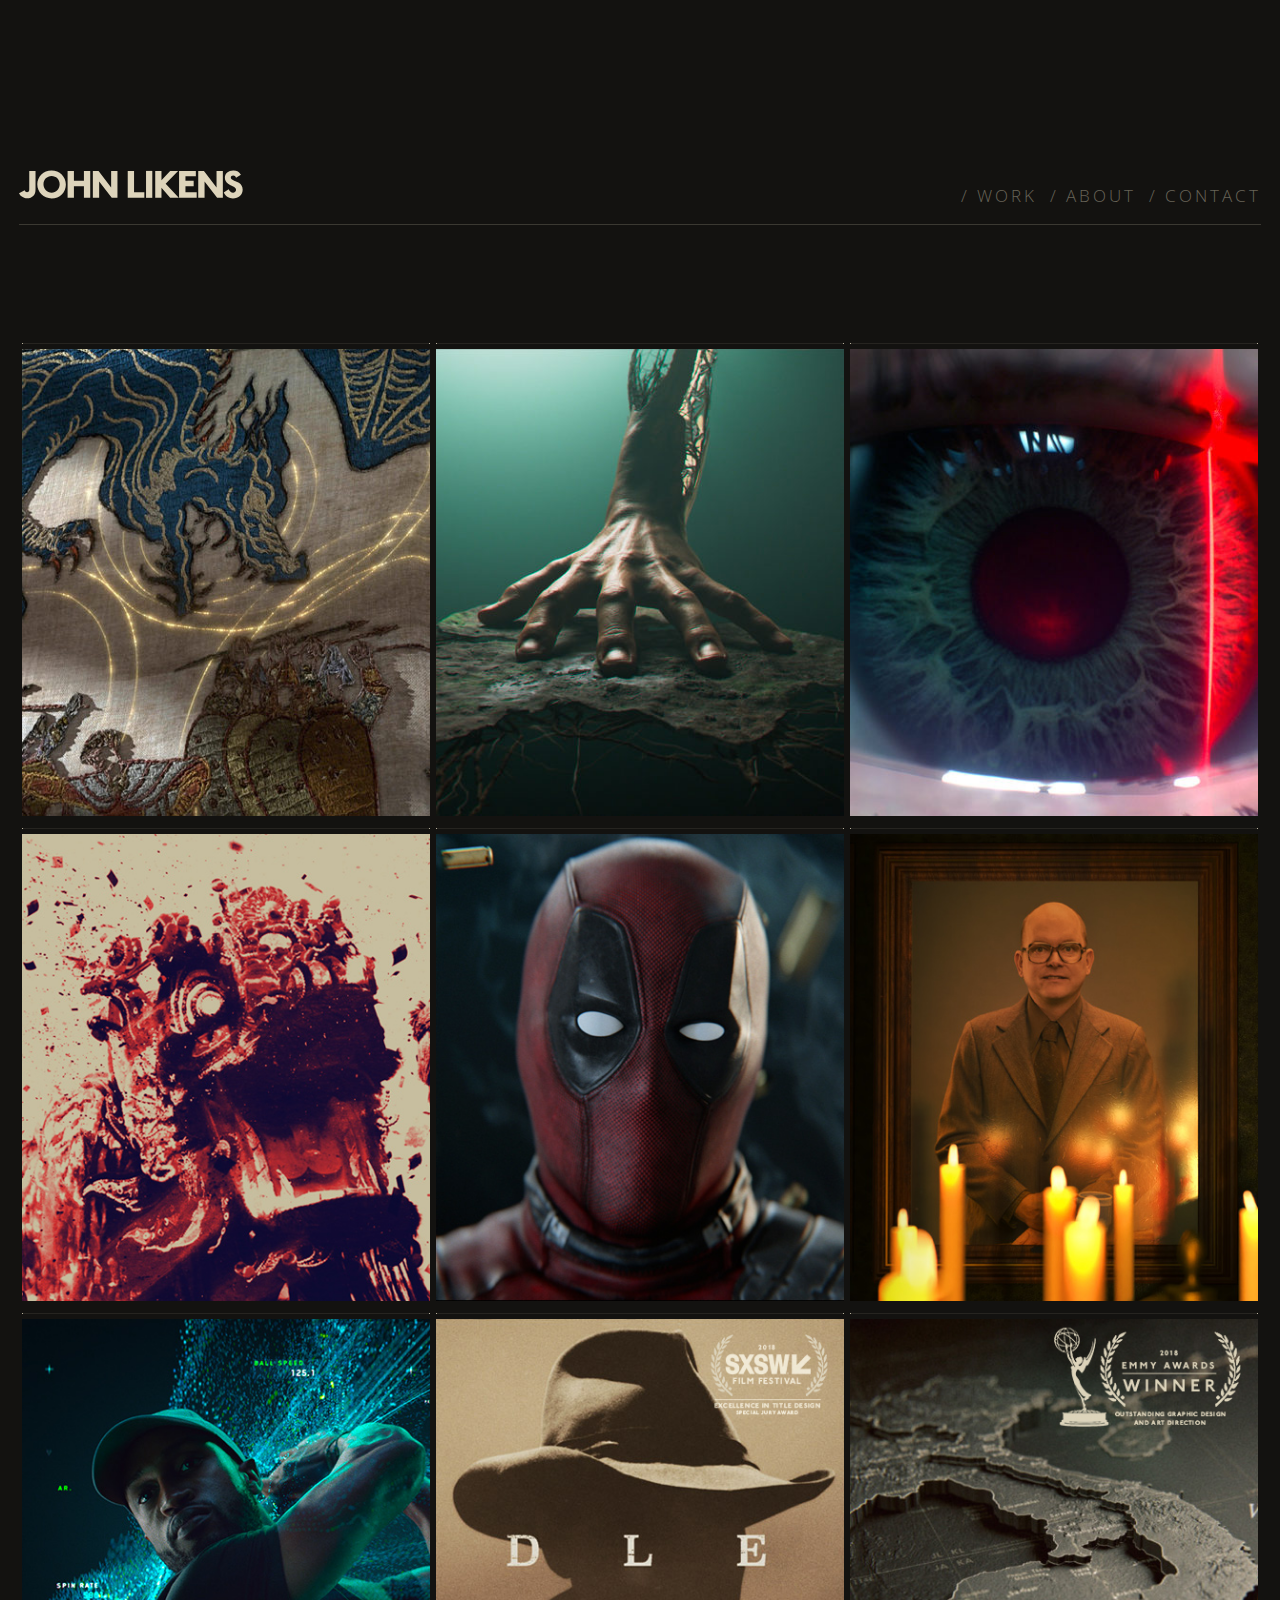
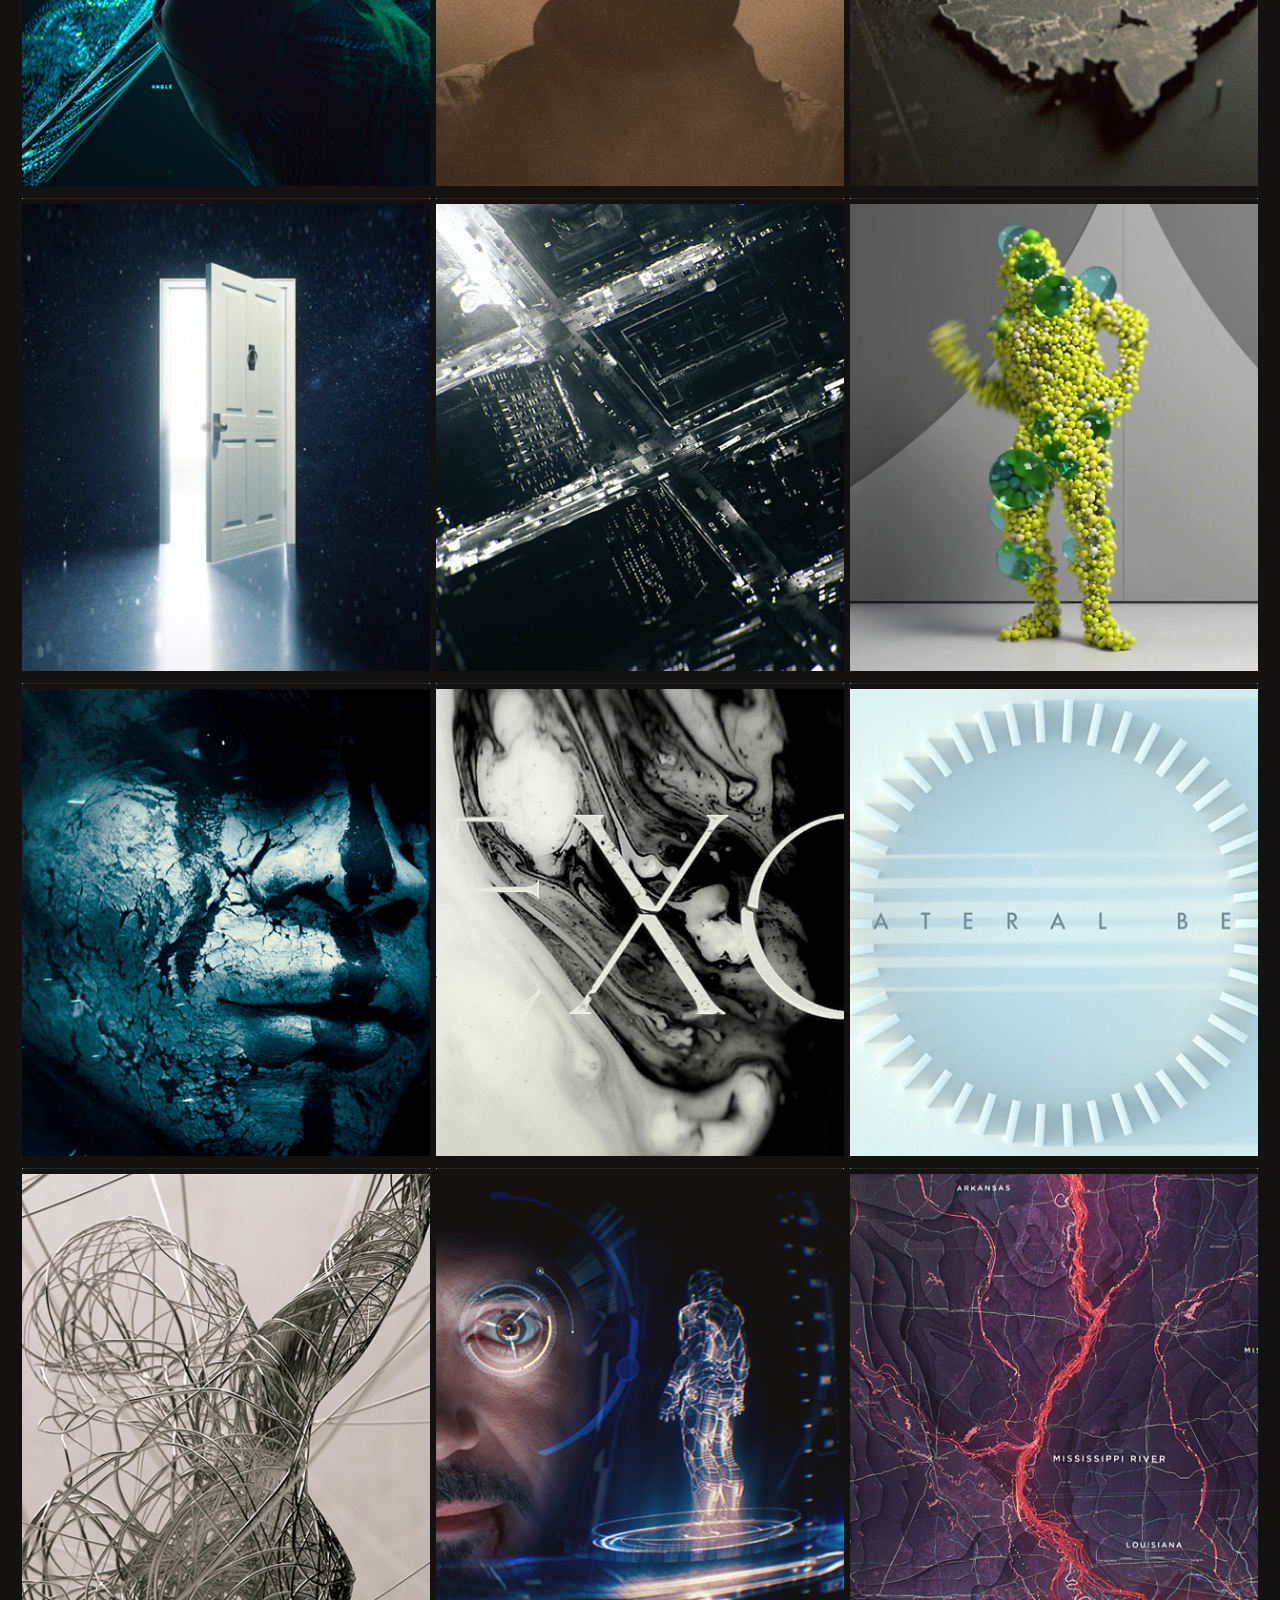
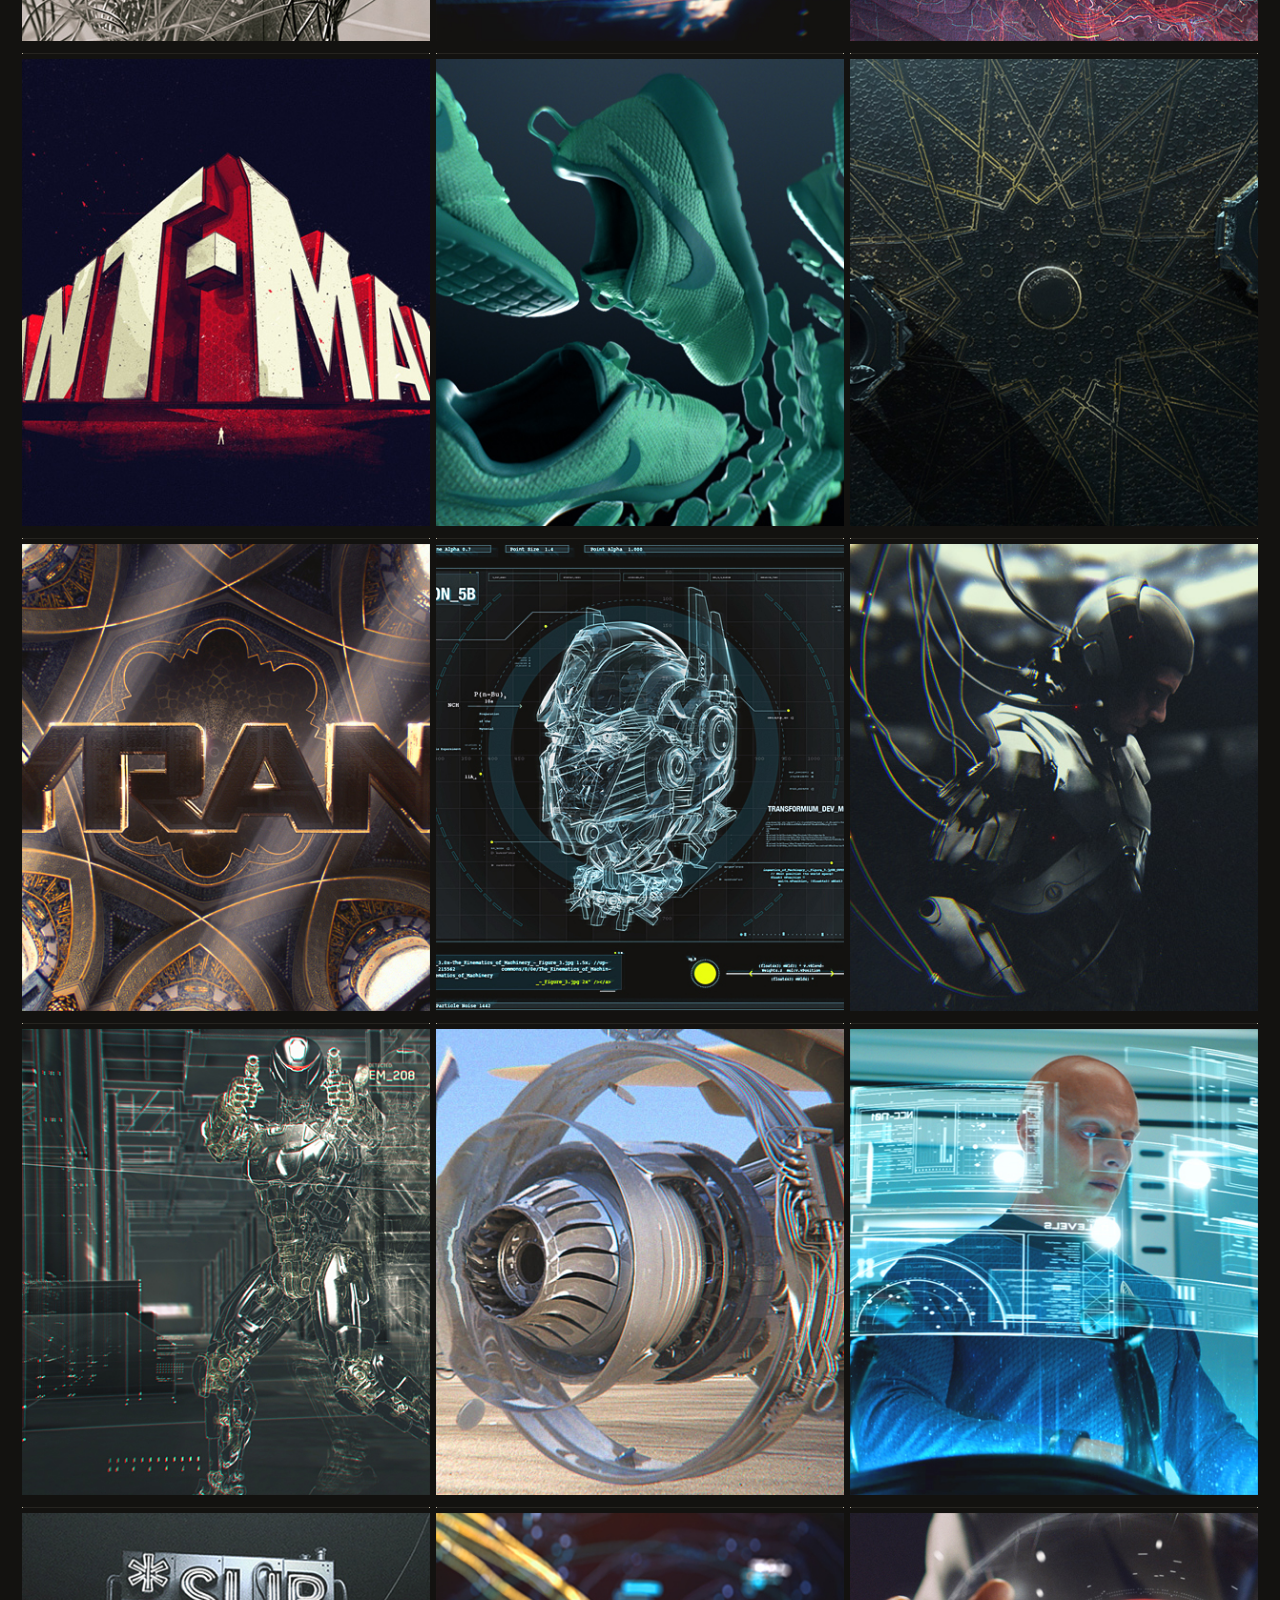
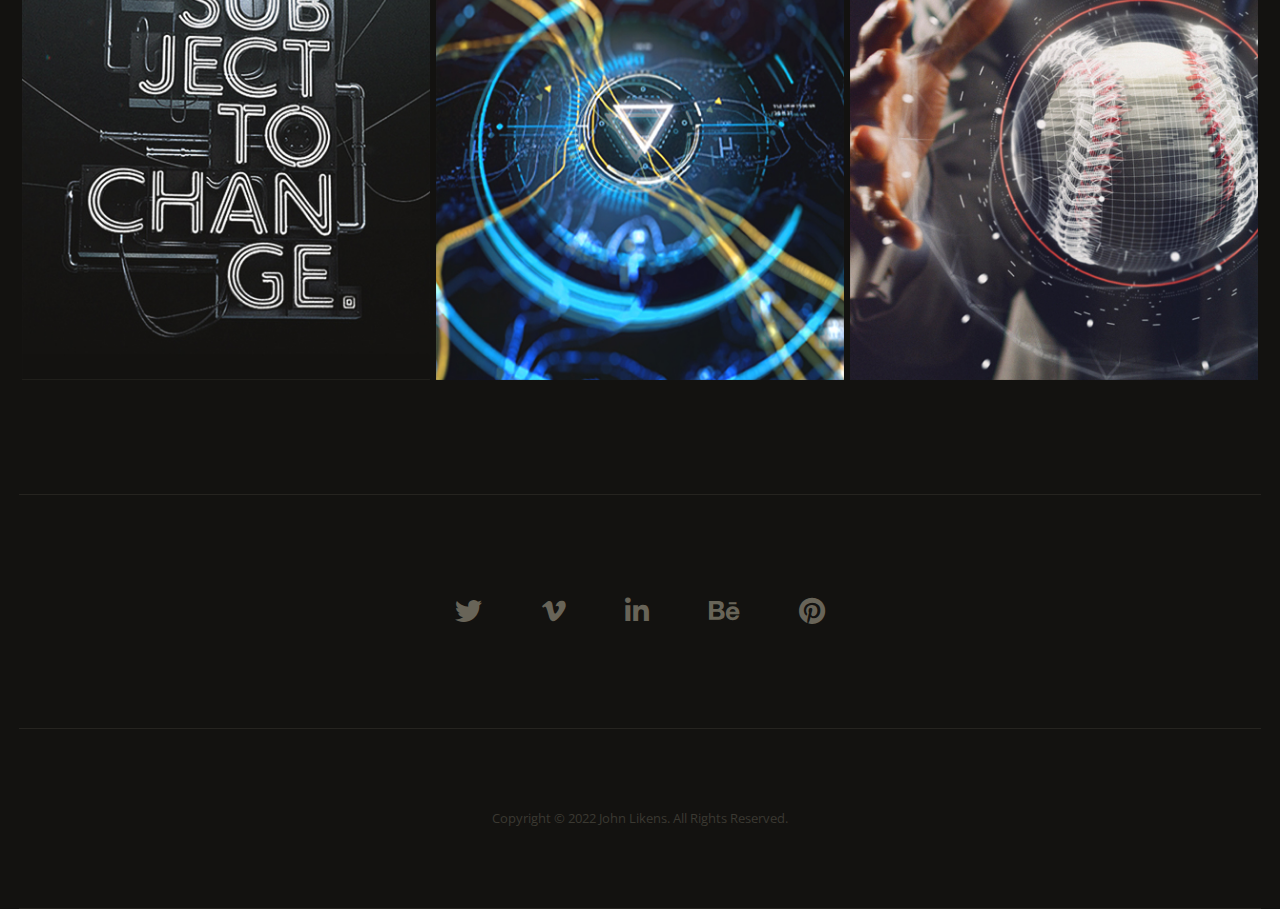
<file: index.html>
<!DOCTYPE html>
<html lang="en">

<head>
    <meta charset="UTF-8">
    <meta http-equiv="X-UA-Compatible" content="IE=edge">
    <meta name="viewport" content="width=device-width, initial-scale=1.0">
    <title>JohnLikens</title>
    <link rel="stylesheet" href="https://cdnjs.cloudflare.com/ajax/libs/font-awesome/6.1.1/css/all.min.css" />
    <link href="https://cdn.jsdelivr.net/npm/bootstrap@5.1.3/dist/css/bootstrap.min.css" rel="stylesheet">
    <link rel="preconnect" href="https://fonts.googleapis.com">
    <link rel="preconnect" href="https://fonts.gstatic.com" crossorigin>
    <link href="https://fonts.googleapis.com/css2?family=Open+Sans:ital,wght@0,300;0,400;0,500;0,600;0,700;1,400&display=swap" rel="stylesheet">
    <link rel="stylesheet" href="assets/sass/style.css">
</head>

<body>

<!-- ################################################ -->
    <!-- HEADER SECTION -->
<!-- ################################################ -->
    <header class="container-fluid">
        <div class="row alt-header">
            <div class="col-lg-6 col-md-6 col-sm-6 p-0">
               <div class="alt-img">
                <img src="assets/img/logo.svg" width="36%" height="19%">
               </div>
            </div>
            <div class="col-lg-6 col-md-6 col-sm-6 p-0">
                <div class="nav-links">
                  <ul>
                    <li><a href="">/ Work </a></li>
                    <li><a href="about.html">/ About</a></li>
                    <li><a href="contact.html">/ Contact</a></li>
                  </ul>
                </div>
            </div>

        </div>
    </header>


<!-- ################################################ -->
    <!-- SLIDER SECTION -->
<!-- ################################################ -->
    <section class="slider container-fluid">
        <div class="row all ">
            <div class="col-lg-4 col-md-6 col-sm-6 col-12 p-0">
                <div class="item">
                    <div class="line-top"></div>
                    <img src="assets/img/1.jpg" width="100%" height="100%">
                    <div class="item-alt">
                        <div class="line-top"></div>
                        <img src="assets/img/11.png" width="100%" height="100%">
                    </div>
                </div>
            </div>
            <div class="col-lg-4 col-md-6 col-sm-6 col-12 p-0">
                <div class="item">
                    <div class="line-top"></div>
                    <img src="assets/img/8.jpg" width="100%" height="100%">
                    <div class="item-alt">
                        <div class="line-top"></div>
                        <img src="assets/img/88.png" width="100%" height="100%">
                    </div>
                </div>
            </div>
            <div class="col-lg-4 col-md-6 col-sm-6 col-12 p-0">
                <div class="item">
                    <div class="line-top"></div>
                    <img src="assets/img/9.jpg" width="100%" height="100%">
                    <div class="item-alt">
                        <div class="line-top"></div>
                        <img src="assets/img/99.png" width="100%" height="100%">
                    </div>
                </div>
            </div>
            <div class="col-lg-4 col-md-6 col-sm-6 col-12 p-0">
                <div class="item">
                    <div class="line-top"></div>
                    <img src="assets/img/10.jpg" width="100%" height="100%">
                    <div class="item-alt">
                        <div class="line-top"></div>
                        <img src="assets/img/1010.png" width="100%" height="100%">
                    </div>
                </div>
            </div>
            <div class="col-lg-4 col-md-6 col-sm-6 col-12 p-0">
                <div class="item">
                    <div class="line-top"></div>
                    <img src="assets/img/2.jpg" width="100%" height="100%">
                    <div class="item-alt">
                        <div class="line-top"></div>
                        <img src="assets/img/22.png" width="100%" height="100%">
                    </div>
                </div>
            </div>
            <div class="col-lg-4 col-md-6 col-sm-6 col-12 p-0">
                <div class="item">
                    <div class="line-top"></div>
                    <img src="assets/img/3.jpg" width="100%" height="100%">
                    <div class="item-alt">
                        <div class="line-top"></div>
                        <img src="assets/img/33.png" width="100%" height="100%">
                    </div>
                </div>
            </div>
            <div class="col-lg-4 col-md-6 col-sm-6 col-12 p-0">
                <div class="item">
                    <div class="line-top"></div>
                    <img src="assets/img/4.jpg" width="100%" height="100%">
                    <div class="item-alt">
                        <div class="line-top"></div>
                        <img src="assets/img/44.png" width="100%" height="100%">
                    </div>
                </div>
            </div>
            <div class="col-lg-4 col-md-6 col-sm-6 col-12 p-0">
                <div class="item">
                    <div class="line-top"></div>
                    <img src="assets/img/5.jpg" width="100%" height="100%">
                    <div class="item-alt">
                        <div class="line-top"></div>
                        <img src="assets/img/55.png" width="100%" height="100%">
                    </div>
                </div>
            </div>
            <div class="col-lg-4 col-md-6 col-sm-6 col-12 p-0">
                <div class="item">
                    <div class="line-top"></div>
                    <img src="assets/img/6.jpg" width="100%" height="100%">
                    <div class="item-alt">
                        <div class="line-top"></div>
                        <img src="assets/img/66.png" width="100%" height="100%">
                    </div>
                </div>
            </div>
            <div class="col-lg-4 col-md-6 col-sm-6 col-12 p-0">
                <div class="item">
                    <div class="line-top"></div>
                    <img src="assets/img/12.jpg" width="100%" height="100%">
                    <div class="item-alt">
                        <div class="line-top"></div>
                        <img src="assets/img/1212.png" width="100%" height="100%">
                    </div>
                </div>
            </div>
            <div class="col-lg-4 col-md-6 col-sm-6 col-12 p-0">
                <div class="item">
                    <div class="line-top"></div>
                    <img src="assets/img/13.jpg" width="100%" height="100%">
                    <div class="item-alt">
                        <div class="line-top"></div>
                        <img src="assets/img/1313.png" width="100%" height="100%">
                    </div>
                </div>
            </div>
            <div class="col-lg-4 col-md-6 col-sm-6 col-12 p-0">
                <div class="item">
                    <div class="line-top"></div>
                    <img src="assets/img/14.jpg" width="100%" height="100%">
                    <div class="item-alt">
                        <div class="line-top"></div>
                        <img src="assets/img/1414.png" width="100%" height="100%">
                    </div>
                </div>
            </div>
            <div class="col-lg-4 col-md-6 col-sm-6 col-12 p-0">
                <div class="item">
                    <div class="line-top"></div>
                    <img src="assets/img/15.jpg" width="100%" height="100%">
                    <div class="item-alt">
                        <div class="line-top"></div>
                        <img src="assets/img/1515.png" width="100%" height="100%">
                    </div>
                </div>
            </div>
            <div class="col-lg-4 col-md-6 col-sm-6 col-12 p-0">
                <div class="item">
                    <div class="line-top"></div>
                    <img src="assets/img/16.jpg" width="100%" height="100%">
                    <div class="item-alt">
                        <img src="assets/img/1616.png" width="100%" height="100%">
                    </div>
                </div>
            </div>
            <div class="col-lg-4 col-md-6 col-sm-6 col-12 p-0">
                <div class="item">
                    <div class="line-top"></div>
                    <img src="assets/img/17.jpg" width="100%" height="100%">
                    <div class="item-alt">
                        <div class="line-top"></div>
                        <img src="assets/img/1717.png" width="100%" height="100%">
                    </div>
                </div>
            </div>
            <div class="col-lg-4 col-md-6 col-sm-6 col-12 p-0">
                <div class="item">
                    <div class="line-top"></div>
                    <img src="assets/img/18.jpg" width="100%" height="100%">
                    <div class="item-alt">
                        <div class="line-top"></div>
                        <img src="assets/img/1818.png" width="100%" height="100%">
                    </div>
                </div>
            </div>
            <div class="col-lg-4 col-md-6 col-sm-6 col-12 p-0">
                <div class="item">
                    <div class="line-top"></div>
                    <img src="assets/img/19.jpg" width="100%" height="100%">
                    <div class="item-alt">
                        <div class="line-top"></div>
                        <img src="assets/img/1919.png" width="100%" height="100%">
                    </div>
                </div>
            </div>
            <div class="col-lg-4 col-md-6 col-sm-6 col-12 p-0">
                <div class="item">
                    <div class="line-top"></div>
                    <img src="assets/img/20.jpg" width="100%" height="100%">
                    <div class="item-alt">
                        <div class="line-top"></div>
                        <img src="assets/img/2020.png" width="100%" height="100%">
                    </div>
                </div>
            </div>
            <div class="col-lg-4 col-md-6 col-sm-6 col-12 p-0">
                <div class="item">
                    <div class="line-top"></div>
                    <img src="assets/img/21.jpg" width="100%" height="100%">
                    <div class="item-alt">
                        <div class="line-top"></div>
                        <img src="assets/img/2121.png" width="100%" height="100%">
                    </div>
                </div>
            </div>
            <div class="col-lg-4 col-md-6 col-sm-6 col-12 p-0">
                <div class="item">
                    <div class="line-top"></div>
                    <img src="assets/img/22.jpg" width="100%" height="100%">
                    <div class="item-alt">
                        <div class="line-top"></div>
                        <img src="assets/img/2222.png" width="100%" height="100%">
                    </div>
                </div>
            </div>
            <div class="col-lg-4 col-md-6 col-sm-6 col-12 p-0">
                <div class="item">
                    <div class="line-top"></div>
                    <img src="assets/img/23.jpg" width="100%" height="100%">
                    <div class="item-alt">
                        <div class="line-top"></div>
                        <img src="assets/img/2323.png" width="100%" height="100%">
                    </div>
                </div>
            </div>
            <div class="col-lg-4 col-md-6 col-sm-6 col-12 p-0">
                <div class="item">
                    <div class="line-top"></div>
                    <img src="assets/img/24.jpg" width="100%" height="100%">
                    <div class="item-alt">
                        <div class="line-top"></div>
                        <img src="assets/img/2424.png" width="100%" height="100%">
                    </div>
                </div>
            </div>
            <div class="col-lg-4 col-md-6 col-sm-6 col-12 p-0">
                <div class="item">
                    <div class="line-top"></div>
                    <img src="assets/img/25.jpg" width="100%" height="100%">
                    <div class="item-alt">
                        <div class="line-top"></div>
                        <img src="assets/img/2525.png" width="100%" height="100%">
                    </div>
                </div>
            </div>
            <div class="col-lg-4 col-md-6 col-sm-6 col-12 p-0">
                <div class="item">
                    <div class="line-top"></div>
                    <img src="assets/img/26.jpg" width="100%" height="100%">
                    <div class="item-alt">
                        <div class="line-top"></div>
                        <img src="assets/img/2626.png" width="100%" height="100%">
                    </div>
                </div>
            </div>
            <div class="col-lg-4 col-md-6 col-sm-6 col-12 p-0">
                <div class="item">
                    <div class="line-top"></div>
                    <img src="assets/img/27.jpg" width="100%" height="100%">
                    <div class="item-alt">
                        <div class="line-top"></div>
                        <img src="assets/img/2727.png" width="100%" height="100%">
                    </div>
                </div>
            </div>
            <div class="col-lg-4 col-md-6 col-sm-6 col-12 p-0">
                <div class="item">
                    <div class="line-top"></div>
                    <img src="assets/img/28.jpg" width="100%" height="100%">
                    <div class="item-alt">
                        <div class="line-top"></div>
                        <img src="assets/img/2828.png" width="100%" height="100%">
                    </div>
                </div>
            </div>
            <div class="col-lg-4 col-md-6 col-sm-6 col-12 p-0">
                <div class="item">
                    <div class="line-top"></div>
                    <img src="assets/img/29.jpg" width="100%" height="100%">
                    <div class="item-alt">
                        <div class="line-top"></div>
                        <img src="assets/img/2929.png" width="100%" height="100%">
                    </div>
                </div>
            </div>
            <div class="col-lg-4 col-md-6 col-sm-6 col-12 p-0">
                <div class="item">
                    <div class="line-top"></div>
                    <img src="assets/img/30.jpg" width="100%" height="100%">
                    <div class="item-alt">
                        <img src="assets/img/3030.png" width="100%" height="100%">
                    </div>
                </div>
            </div>
            <div class="col-lg-4 col-md-6 col-sm-6 col-12 p-0">
                <div class="item">
                    <div class="line-top"></div>
                    <img src="assets/img/31.jpg" width="100%" height="100%">
                    <div class="item-alt">
                        <div class="line-top"></div>
                        <img src="assets/img/3232.png" width="100%" height="100%">
                    </div>
                </div>
            </div>
            <div class="col-lg-4 col-md-6 col-sm-6 col-12 p-0">
                <div class="item">
                    <div class="line-top"></div>
                    <img src="assets/img/32.jpg" width="100%" height="100%">
                    <div class="item-alt">
                        <div class="line-top"></div>
                        <img src="assets/img/3232.png" width="100%" height="100%">
                    </div>
                </div>
            </div>



        </div>
    </section>

<!-- ################################################ -->
    <!-- ICONS SECTION -->
<!-- ################################################ -->
    <section class="icons container-fluid">
        <div class="icon">
            <a href=""><i class="fa-brands fa-twitter"></i></a>
            <a href=""><i class="fa-brands fa-vimeo-v"></i></a>
            <a href=""> <i class="fa-brands fa-linkedin-in"></i></a>
            <a href=""> <i class="fa-brands fa-behance"></i></a>
            <a href=""> <i class="fa-brands fa-pinterest"></i></a>
        </div>
    </section>

<!-- ################################################ -->
    <!--FOOTER SECTION  -->
<!-- ################################################ -->
    <footer class="container-fluid">
        <p>Copyright © 2022 John Likens. All Rights Reserved.</p>
    </footer>




    <script src="https://cdn.jsdelivr.net/npm/bootstrap@5.1.3/dist/js/bootstrap.bundle.min.js"></script>
    <script src="https://cdn.jsdelivr.net/npm/@popperjs/core@2.10.2/dist/umd/popper.min.js"></script>
</body>

</html>
</file>
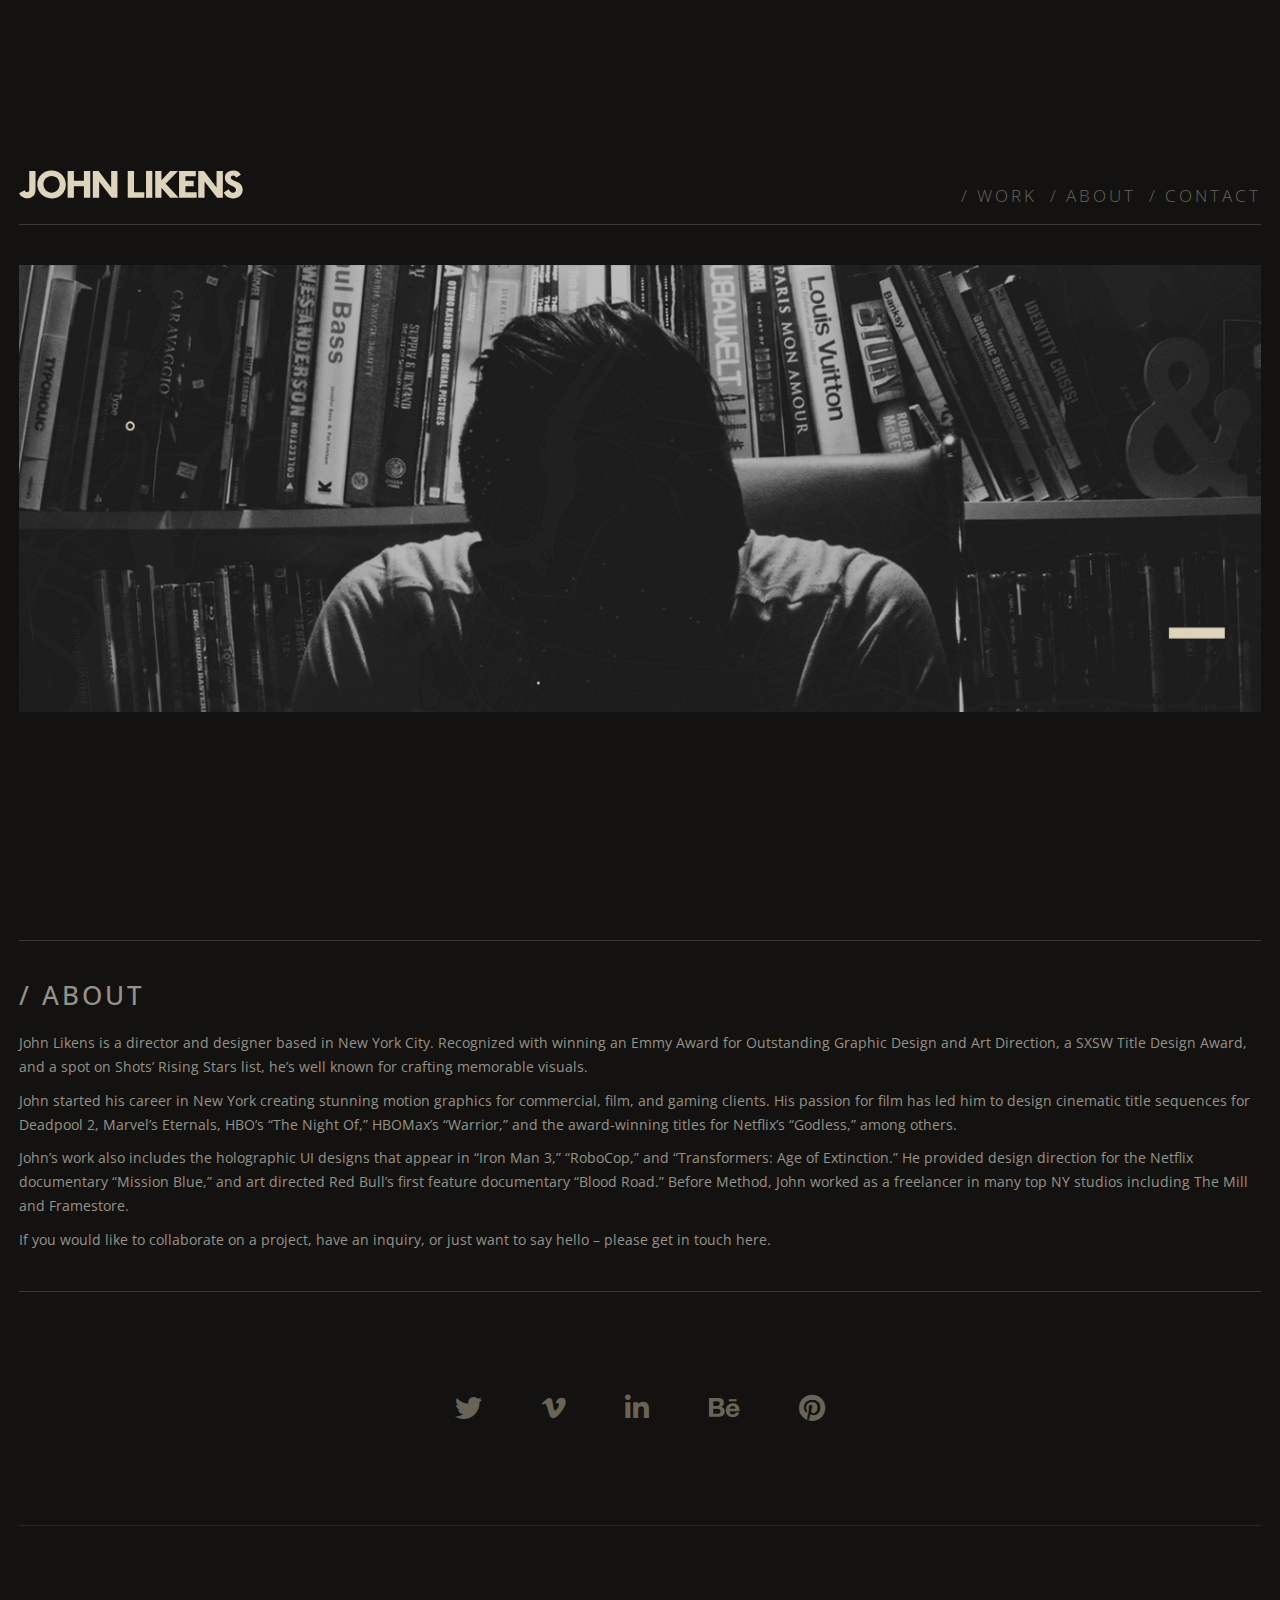
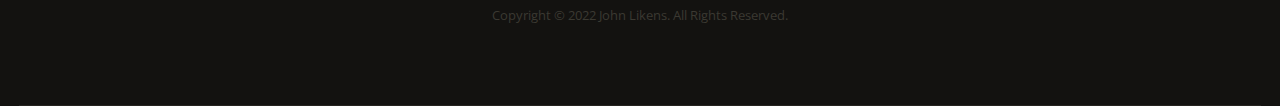
<file: about.html>
<!DOCTYPE html>
<html lang="en">
<head>
    <meta charset="UTF-8">
    <meta http-equiv="X-UA-Compatible" content="IE=edge">
    <meta name="viewport" content="width=device-width, initial-scale=1.0">
    <title>JohnLikens</title>
    <link rel="stylesheet" href="https://cdnjs.cloudflare.com/ajax/libs/font-awesome/6.1.1/css/all.min.css" />
    <link href="https://cdn.jsdelivr.net/npm/bootstrap@5.1.3/dist/css/bootstrap.min.css" rel="stylesheet">
    <link rel="preconnect" href="https://fonts.googleapis.com">
    <link rel="preconnect" href="https://fonts.gstatic.com" crossorigin>
    <link href="https://fonts.googleapis.com/css2?family=Open+Sans:ital,wght@0,300;0,400;0,500;0,600;0,700;1,400&display=swap" rel="stylesheet">
    <link rel="stylesheet" href="assets/sass/about.css">
</head>
<body>
<!-- ################################################ -->
    <!-- HEADER SECTION -->
<!-- ################################################ -->
    <header class="container-fluid">
        <div class="row alt-header">
            <div class="col-lg-6 col-md-6 col-sm-6 p-0">
               <div class="alt-img">
                <img src="assets/img/logo.svg" width="36%" height="19%">
               </div>
            </div>
            <div class="col-lg-6 col-md-6 col-sm-6 p-0">
                <div class="nav-links">
                  <ul>
                    <li><a href="index.html">/ Work </a></li>
                    <li><a href="">/ About</a></li>
                    <li><a href="contact.html">/ Contact</a></li>
                  </ul>
                </div>
            </div>

        </div>
    </header>

<!-- ################################################ -->
    <!-- ABOUT IMAGE SECTION -->
<!-- ################################################ -->

<section class="about container-fluid p-0">
<div class="row m-0 p-0 ">
<div class="col-lg-12 p-0 m-0">
    <img src="assets/img/pic1.jpg" alt="">
</div>
</div>
</section>
<!-- ################################################ -->
    <!-- ABOUT TEXT SECTION -->
<!-- ################################################ -->

<section class="abouttext">
<div class="text container-fluid">
    <h1>/ ABOUT</h1>
    <p>John Likens is a director and designer based in New York City. Recognized with winning an Emmy Award for Outstanding Graphic Design and Art Direction, a SXSW Title Design Award, and a spot on Shots’ Rising Stars list, he’s well known for crafting memorable visuals.</p>
    <p>John started his career in New York creating stunning motion graphics for commercial, film, and gaming clients. His passion for film has led him to design cinematic title sequences for Deadpool 2, Marvel’s Eternals, HBO’s “The Night Of,” HBOMax’s “Warrior,” and the award-winning titles for Netflix’s “Godless,” among others.</p>
    <p>John’s work also includes the holographic UI designs that appear in “Iron Man 3,” “RoboCop,” and “Transformers: Age of Extinction.” He provided design direction for the Netflix documentary “Mission Blue,” and art directed Red Bull’s first feature documentary “Blood Road.” Before Method, John worked as a freelancer in many top NY studios including The Mill and Framestore.</p>
    <p>If you would like to collaborate on a project, have an inquiry, or just want to say hello – please get in touch here.</p>
</div>
</section>




<!-- ################################################ -->
    <!-- ICONS SECTION -->
<!-- ################################################ -->
<section class="icons container-fluid">
    <div class="icon">
        <a href=""><i class="fa-brands fa-twitter"></i></a>
        <a href=""><i class="fa-brands fa-vimeo-v"></i></a>
        <a href=""> <i class="fa-brands fa-linkedin-in"></i></a>
        <a href=""> <i class="fa-brands fa-behance"></i></a>
        <a href=""> <i class="fa-brands fa-pinterest"></i></a>
    </div>
</section>



<!-- ################################################ -->
<!--FOOTER SECTION  -->
<!-- ################################################ -->
<footer class="container-fluid">
    <p>Copyright © 2022 John Likens. All Rights Reserved.</p>
</footer>

    <script src="https://cdn.jsdelivr.net/npm/bootstrap@5.1.3/dist/js/bootstrap.bundle.min.js"></script>
    <script src="https://cdn.jsdelivr.net/npm/@popperjs/core@2.10.2/dist/umd/popper.min.js"></script>
</body>
</html>
</file>
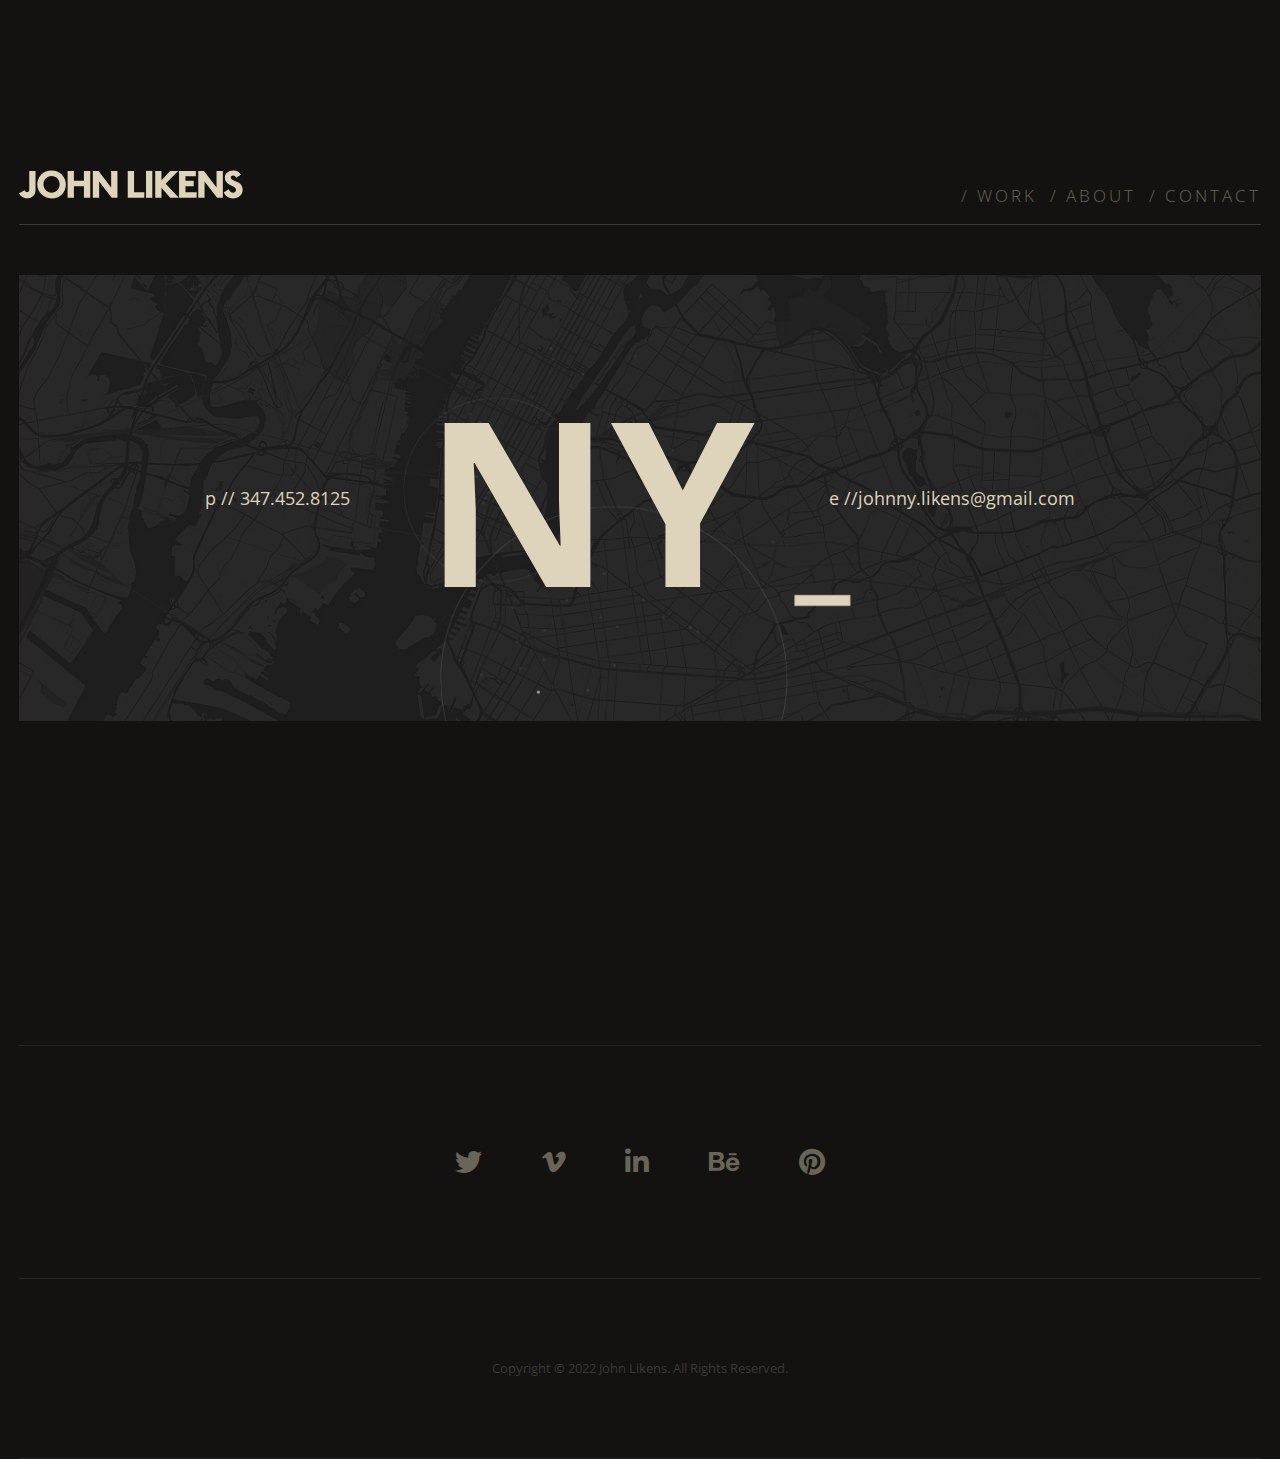
<file: contact.html>
<!DOCTYPE html>
<html lang="en">
<head>
    <meta charset="UTF-8">
    <meta http-equiv="X-UA-Compatible" content="IE=edge">
    <meta name="viewport" content="width=device-width, initial-scale=1.0">
    <title>JohnLikens</title>
    <link rel="stylesheet" href="https://cdnjs.cloudflare.com/ajax/libs/font-awesome/6.1.1/css/all.min.css" />
    <link href="https://cdn.jsdelivr.net/npm/bootstrap@5.1.3/dist/css/bootstrap.min.css" rel="stylesheet">
    <link rel="preconnect" href="https://fonts.googleapis.com">
    <link rel="preconnect" href="https://fonts.gstatic.com" crossorigin>
    <link href="https://fonts.googleapis.com/css2?family=Open+Sans:ital,wght@0,300;0,400;0,500;0,600;0,700;1,400&display=swap" rel="stylesheet">
    <link rel="stylesheet" href="assets/sass/contact.css">
</head>
<body>
<!-- ################################################ -->
    <!-- HEADER SECTION -->
<!-- ################################################ -->
    <header class="container-fluid">
        <div class="row alt-header">
            <div class="col-lg-6 col-md-6 col-sm-6 p-0">
               <div class="alt-img">
                <img src="assets/img/logo.svg" width="36%" height="19%">
               </div>
            </div>
            <div class="col-lg-6 col-md-6 col-sm-6 p-0">
                <div class="nav-links">
                  <ul>
                    <li><a href="index.html">/ Work </a></li>
                    <li><a href="about.html">/ About</a></li>
                    <li><a href="contact.html">/ Contact</a></li>
                  </ul>
                </div>
            </div>

        </div>
    </header>

<!-- ################################################ -->
    <!-- ABOUT IMAGE SECTION -->
<!-- ################################################ -->

<section class="about container-fluid p-0">
<div class="row p-0 m-0">
    <div class="col-lg-12 col-md-12 p-0 ">
        <div class="contact-img">
            <img src="assets/img/pic2.jpg" class="cntcimg">  
            <div class="txt">
            <p>p //  347.452.8125</p>
            <h1>NY</h1>
            <p>e //johnny.likens@gmail.com</p>
        </div>
        </div>
    </div>
  
</div>
</section>

<!-- ################################################ -->
    <!-- ICONS SECTION -->
<!-- ################################################ -->
<section class="icons container-fluid">
    <div class="icon">
        <a href=""><i class="fa-brands fa-twitter"></i></a>
        <a href=""><i class="fa-brands fa-vimeo-v"></i></a>
        <a href=""> <i class="fa-brands fa-linkedin-in"></i></a>
        <a href=""> <i class="fa-brands fa-behance"></i></a>
        <a href=""> <i class="fa-brands fa-pinterest"></i></a>
    </div>
</section>



<!-- ################################################ -->
<!--FOOTER SECTION  -->
<!-- ################################################ -->
<footer class="container-fluid">
    <p>Copyright © 2022 John Likens. All Rights Reserved.</p>
</footer>

    <script src="https://cdn.jsdelivr.net/npm/bootstrap@5.1.3/dist/js/bootstrap.bundle.min.js"></script>
    <script src="https://cdn.jsdelivr.net/npm/@popperjs/core@2.10.2/dist/umd/popper.min.js"></script>
</body>
</html>
</file>
<file: assets/sass/style.css>
/* http://meyerweb.com/eric/tools/css/reset/ 
   v2.0 | 20110126
   License: none (public domain)
*/
html, body, div, span, applet, object, iframe,
h1, h2, h3, h4, h5, h6, p, blockquote, pre,
a, abbr, acronym, address, big, cite, code,
del, dfn, em, img, ins, kbd, q, s, samp,
small, strike, strong, sub, sup, tt, var,
b, u, i, center,
dl, dt, dd, ol, ul, li,
fieldset, form, label, legend,
table, caption, tbody, tfoot, thead, tr, th, td,
article, aside, canvas, details, embed,
figure, figcaption, footer, header, hgroup,
menu, nav, output, ruby, section, summary,
time, mark, audio, video {
  margin: 0;
  padding: 0;
  border: 0;
  vertical-align: baseline;
}

/* HTML5 display-role reset for older browsers */
article, aside, details, figcaption, figure,
footer, header, hgroup, menu, nav, section {
  display: block;
}

body {
  line-height: 1;
}

ol, ul {
  list-style: none;
}

blockquote, q {
  quotes: none;
}

blockquote:before, blockquote:after,
q:before, q:after {
  content: '';
  content: none;
}

table {
  border-collapse: collapse;
  border-spacing: 0;
}

a {
  text-decoration: none;
}

@media (max-width: 575px) {
  .nav-links {
    -webkit-box-pack: center !important;
        -ms-flex-pack: center !important;
            justify-content: center !important;
    -webkit-box-align: center !important;
        -ms-flex-align: center !important;
            align-items: center !important;
  }
  .nav-links ul {
    width: 100%;
    height: 100%;
    -webkit-box-pack: center !important;
        -ms-flex-pack: center !important;
            justify-content: center !important;
  }
  .alt-img {
    -webkit-box-pack: center !important;
        -ms-flex-pack: center !important;
            justify-content: center !important;
    -webkit-box-align: center !important;
        -ms-flex-align: center !important;
            align-items: center !important;
  }
  .alt-img img {
    width: 70%;
    height: 40%;
  }
  .all {
    padding-top: 1rem !important;
  }
}

@media (min-width: 576px) and (max-width: 767px) {
  header .nav-links ul a {
    font-size: 1.2rem !important;
    letter-spacing: 1px !important;
    padding-bottom: 8px !important;
  }
  header .alt-img img {
    width: 43%;
    height: 18%;
  }
  .slider .all {
    padding-top: 1rem !important;
  }
}

.container-fluid {
  width: 97% !important;
}

body, * {
  background-color: #131210;
  font-size: 10px;
  font-family: Open Sans, sans-serif;
}

header {
  height: 25vh;
  display: -webkit-box;
  display: -ms-flexbox;
  display: flex;
  -webkit-box-orient: vertical;
  -webkit-box-direction: normal;
      -ms-flex-direction: column;
          flex-direction: column;
  -webkit-box-pack: end;
      -ms-flex-pack: end;
          justify-content: flex-end;
  border-bottom: 1px solid #3b3932;
  padding-bottom: 2rem;
}

header .alt-header {
  height: 100%;
}

header .alt-header .alt-img {
  width: 100%;
  height: 100%;
  display: -webkit-box;
  display: -ms-flexbox;
  display: flex;
  -webkit-box-orient: vertical;
  -webkit-box-direction: normal;
      -ms-flex-direction: column;
          flex-direction: column;
  -webkit-box-pack: end;
      -ms-flex-pack: end;
          justify-content: flex-end;
  -webkit-box-align: start;
      -ms-flex-align: start;
          align-items: flex-start;
}

header .alt-header .nav-links {
  width: 100%;
  height: 100%;
  display: -webkit-box;
  display: -ms-flexbox;
  display: flex;
  -webkit-box-orient: horizontal;
  -webkit-box-direction: normal;
      -ms-flex-direction: row;
          flex-direction: row;
  -webkit-box-pack: end;
      -ms-flex-pack: end;
          justify-content: flex-end;
  -webkit-box-align: end;
      -ms-flex-align: end;
          align-items: flex-end;
}

header .alt-header .nav-links ul {
  width: 90%;
  height: 70%;
  display: -webkit-box;
  display: -ms-flexbox;
  display: flex;
  -webkit-box-orient: horizontal;
  -webkit-box-direction: normal;
      -ms-flex-direction: row;
          flex-direction: row;
  -webkit-box-pack: end;
      -ms-flex-pack: end;
          justify-content: flex-end;
  -webkit-box-align: end;
      -ms-flex-align: end;
          align-items: flex-end;
}

header .alt-header .nav-links ul li {
  margin-left: 1.3rem;
}

header .alt-header .nav-links ul li a {
  color: #686458;
  font-size: 1.7rem;
  text-transform: uppercase;
  font-weight: 100;
  padding-bottom: 13px;
  border-bottom: 4px solid #131210;
  letter-spacing: 3px;
  -webkit-transition: all .3s;
  transition: all .3s;
}

header .alt-header .nav-links ul li a:hover {
  border-bottom-color: #686458;
}

.slider {
  display: -webkit-box;
  display: -ms-flexbox;
  display: flex;
  -webkit-box-orient: vertical;
  -webkit-box-direction: normal;
      -ms-flex-direction: column;
          flex-direction: column;
  -webkit-box-pack: center;
      -ms-flex-pack: center;
          justify-content: center;
  -webkit-box-align: center;
      -ms-flex-align: center;
          align-items: center;
}

.slider .all {
  height: 90%;
  padding-top: 11rem;
  padding-bottom: 11rem;
  border-bottom: 1px solid #262420;
}

.slider .all .item {
  position: relative;
  cursor: pointer;
  padding: 3px;
}

.slider .all .item:hover .item-alt {
  opacity: 1;
}

.slider .all .item .item-alt {
  position: absolute;
  top: 0;
  right: 0;
  padding: 3px;
  width: 100%;
  height: 100%;
  opacity: 0;
  -webkit-transition: all .3s;
  transition: all .3s;
}

.slider .all .item .line-top {
  background: #262420;
  border-left: 1px solid #b7b09b;
  border-right: 1px solid #b7b09b;
  height: 1px;
  width: 100%;
  margin: 5px 0;
}

.icons {
  height: 26vh;
  border-bottom: 1px solid #262420;
  width: 100%;
  display: -webkit-box;
  display: -ms-flexbox;
  display: flex;
  -webkit-box-orient: vertical;
  -webkit-box-direction: normal;
      -ms-flex-direction: column;
          flex-direction: column;
  -webkit-box-pack: center;
      -ms-flex-pack: center;
          justify-content: center;
  -webkit-box-align: center;
      -ms-flex-align: center;
          align-items: center;
}

.icons .icon {
  width: 35%;
  height: 50%;
  display: -webkit-box;
  display: -ms-flexbox;
  display: flex;
  -webkit-box-orient: horizontal;
  -webkit-box-direction: normal;
      -ms-flex-direction: row;
          flex-direction: row;
  -ms-flex-pack: distribute;
      justify-content: space-around;
  -webkit-box-align: center;
      -ms-flex-align: center;
          align-items: center;
}

.icons .icon i {
  font-size: 2.7rem;
  color: #686458;
}

footer {
  height: 20vh;
  border-bottom: 1px solid #262420;
  width: 100%;
  display: -webkit-box;
  display: -ms-flexbox;
  display: flex;
  -webkit-box-orient: vertical;
  -webkit-box-direction: normal;
      -ms-flex-direction: column;
          flex-direction: column;
  -webkit-box-pack: center;
      -ms-flex-pack: center;
          justify-content: center;
  -webkit-box-align: center;
      -ms-flex-align: center;
          align-items: center;
}

footer p {
  font-size: 1.3rem;
  color: #3b3932;
}
/*# sourceMappingURL=style.css.map */
</file>
<file: assets/sass/about.css>
/* http://meyerweb.com/eric/tools/css/reset/ 
   v2.0 | 20110126
   License: none (public domain)
*/
html, body, div, span, applet, object, iframe,
h1, h2, h3, h4, h5, h6, p, blockquote, pre,
a, abbr, acronym, address, big, cite, code,
del, dfn, em, img, ins, kbd, q, s, samp,
small, strike, strong, sub, sup, tt, var,
b, u, i, center,
dl, dt, dd, ol, ul, li,
fieldset, form, label, legend,
table, caption, tbody, tfoot, thead, tr, th, td,
article, aside, canvas, details, embed,
figure, figcaption, footer, header, hgroup,
menu, nav, output, ruby, section, summary,
time, mark, audio, video {
  margin: 0;
  padding: 0;
  border: 0;
  vertical-align: baseline;
}

/* HTML5 display-role reset for older browsers */
article, aside, details, figcaption, figure,
footer, header, hgroup, menu, nav, section {
  display: block;
}

body {
  line-height: 1;
}

ol, ul {
  list-style: none;
}

blockquote, q {
  quotes: none;
}

blockquote:before, blockquote:after,
q:before, q:after {
  content: '';
  content: none;
}

table {
  border-collapse: collapse;
  border-spacing: 0;
}

a {
  text-decoration: none;
}

@media (max-width: 575px) {
  header {
    height: 20vh !important;
  }
  .nav-links {
    -webkit-box-pack: center !important;
        -ms-flex-pack: center !important;
            justify-content: center !important;
    -webkit-box-align: center !important;
        -ms-flex-align: center !important;
            align-items: center !important;
  }
  .nav-links ul {
    width: 100%;
    height: 100%;
    -webkit-box-pack: center !important;
        -ms-flex-pack: center !important;
            justify-content: center !important;
  }
  .alt-img {
    -webkit-box-pack: center !important;
        -ms-flex-pack: center !important;
            justify-content: center !important;
    -webkit-box-align: center !important;
        -ms-flex-align: center !important;
            align-items: center !important;
  }
  .alt-img img {
    width: 70%;
    height: 40%;
  }
  .all {
    padding-top: 1rem !important;
  }
  .about {
    height: auto !important;
  }
  .icons {
    height: 17vh !important;
  }
  .icons .icon {
    width: 45% !important;
    -webkit-box-pack: justify !important;
        -ms-flex-pack: justify !important;
            justify-content: space-between !important;
  }
  footer {
    height: 17vh !important;
  }
}

@media (min-width: 576px) and (max-width: 767px) {
  .alt-img img {
    width: 55%;
    height: 18%;
  }
  .nav-links a {
    font-size: 1.2rem !important;
  }
  .all {
    padding-top: 1rem !important;
  }
  .about {
    height: auto !important;
  }
  .about .contact-img {
    height: auto !important;
  }
  .icon {
    width: 45% !important;
    -webkit-box-pack: justify !important;
        -ms-flex-pack: justify !important;
            justify-content: space-between !important;
  }
}

@media (min-width: 768px) and (max-width: 1060px) {
  .about {
    height: auto !important;
  }
  .about .contact-img {
    height: auto !important;
  }
}

.container-fluid {
  width: 97% !important;
}

body, * {
  background-color: #131210;
  font-size: 10px;
  font-family: Open Sans, sans-serif;
}

header {
  height: 25vh;
  display: -webkit-box;
  display: -ms-flexbox;
  display: flex;
  -webkit-box-orient: vertical;
  -webkit-box-direction: normal;
      -ms-flex-direction: column;
          flex-direction: column;
  -webkit-box-pack: end;
      -ms-flex-pack: end;
          justify-content: flex-end;
  border-bottom: 1px solid #3b3932;
  padding-bottom: 2rem;
}

header .alt-header {
  height: 100%;
}

header .alt-header .alt-img {
  width: 100%;
  height: 100%;
  display: -webkit-box;
  display: -ms-flexbox;
  display: flex;
  -webkit-box-orient: vertical;
  -webkit-box-direction: normal;
      -ms-flex-direction: column;
          flex-direction: column;
  -webkit-box-pack: end;
      -ms-flex-pack: end;
          justify-content: flex-end;
  -webkit-box-align: start;
      -ms-flex-align: start;
          align-items: flex-start;
}

header .alt-header .nav-links {
  width: 100%;
  height: 100%;
  display: -webkit-box;
  display: -ms-flexbox;
  display: flex;
  -webkit-box-orient: horizontal;
  -webkit-box-direction: normal;
      -ms-flex-direction: row;
          flex-direction: row;
  -webkit-box-pack: end;
      -ms-flex-pack: end;
          justify-content: flex-end;
  -webkit-box-align: end;
      -ms-flex-align: end;
          align-items: flex-end;
}

header .alt-header .nav-links ul {
  width: 90%;
  height: 70%;
  display: -webkit-box;
  display: -ms-flexbox;
  display: flex;
  -webkit-box-orient: horizontal;
  -webkit-box-direction: normal;
      -ms-flex-direction: row;
          flex-direction: row;
  -webkit-box-pack: end;
      -ms-flex-pack: end;
          justify-content: flex-end;
  -webkit-box-align: end;
      -ms-flex-align: end;
          align-items: flex-end;
}

header .alt-header .nav-links ul li {
  margin-left: 1.3rem;
}

header .alt-header .nav-links ul li a {
  color: #686458;
  font-size: 1.7rem;
  text-transform: uppercase;
  font-weight: 100;
  padding-bottom: 13px;
  border-bottom: 4px solid #131210;
  letter-spacing: 3px;
  -webkit-transition: all .3s;
  transition: all .3s;
}

header .alt-header .nav-links ul li a:hover {
  border-bottom-color: #686458;
}

.about {
  margin-top: 4rem;
  height: 75vh;
}

.about img {
  width: 100%;
  height: 100%;
}

.abouttext .text {
  color: #95928a;
  border-top: 1px solid #3b3932;
  border-bottom: 1px solid #3b3932;
  padding: 3.9rem 0;
}

.abouttext .text h1 {
  font-size: 2.6rem;
  margin-bottom: 2rem;
  letter-spacing: 3px;
}

.abouttext .text p {
  font-size: 1.4rem;
  margin-top: 1rem;
  line-height: 1.7;
}

.icons {
  height: 26vh;
  border-bottom: 1px solid #262420;
  width: 100%;
  display: -webkit-box;
  display: -ms-flexbox;
  display: flex;
  -webkit-box-orient: vertical;
  -webkit-box-direction: normal;
      -ms-flex-direction: column;
          flex-direction: column;
  -webkit-box-pack: center;
      -ms-flex-pack: center;
          justify-content: center;
  -webkit-box-align: center;
      -ms-flex-align: center;
          align-items: center;
}

.icons .icon {
  width: 35%;
  height: 50%;
  display: -webkit-box;
  display: -ms-flexbox;
  display: flex;
  -webkit-box-orient: horizontal;
  -webkit-box-direction: normal;
      -ms-flex-direction: row;
          flex-direction: row;
  -ms-flex-pack: distribute;
      justify-content: space-around;
  -webkit-box-align: center;
      -ms-flex-align: center;
          align-items: center;
}

.icons .icon i {
  font-size: 2.7rem;
  color: #686458;
}

footer {
  height: 20vh;
  border-bottom: 1px solid #262420;
  width: 100%;
  display: -webkit-box;
  display: -ms-flexbox;
  display: flex;
  -webkit-box-orient: vertical;
  -webkit-box-direction: normal;
      -ms-flex-direction: column;
          flex-direction: column;
  -webkit-box-pack: center;
      -ms-flex-pack: center;
          justify-content: center;
  -webkit-box-align: center;
      -ms-flex-align: center;
          align-items: center;
}

footer p {
  font-size: 1.3rem;
  color: #3b3932;
}
/*# sourceMappingURL=about.css.map */
</file>
<file: assets/sass/contact.css>
/* http://meyerweb.com/eric/tools/css/reset/ 
   v2.0 | 20110126
   License: none (public domain)
*/
html, body, div, span, applet, object, iframe,
h1, h2, h3, h4, h5, h6, p, blockquote, pre,
a, abbr, acronym, address, big, cite, code,
del, dfn, em, img, ins, kbd, q, s, samp,
small, strike, strong, sub, sup, tt, var,
b, u, i, center,
dl, dt, dd, ol, ul, li,
fieldset, form, label, legend,
table, caption, tbody, tfoot, thead, tr, th, td,
article, aside, canvas, details, embed,
figure, figcaption, footer, header, hgroup,
menu, nav, output, ruby, section, summary,
time, mark, audio, video {
  margin: 0;
  padding: 0;
  border: 0;
  vertical-align: baseline;
}

/* HTML5 display-role reset for older browsers */
article, aside, details, figcaption, figure,
footer, header, hgroup, menu, nav, section {
  display: block;
}

body {
  line-height: 1;
}

ol, ul {
  list-style: none;
}

blockquote, q {
  quotes: none;
}

blockquote:before, blockquote:after,
q:before, q:after {
  content: '';
  content: none;
}

table {
  border-collapse: collapse;
  border-spacing: 0;
}

a {
  text-decoration: none;
}

@media (max-width: 575px) {
  header {
    height: 20vh !important;
  }
  .nav-links {
    -webkit-box-pack: center !important;
        -ms-flex-pack: center !important;
            justify-content: center !important;
    -webkit-box-align: center !important;
        -ms-flex-align: center !important;
            align-items: center !important;
  }
  .nav-links ul {
    width: 100%;
    height: 100%;
    -webkit-box-pack: center !important;
        -ms-flex-pack: center !important;
            justify-content: center !important;
  }
  .alt-img {
    -webkit-box-pack: center !important;
        -ms-flex-pack: center !important;
            justify-content: center !important;
    -webkit-box-align: center !important;
        -ms-flex-align: center !important;
            align-items: center !important;
  }
  .alt-img img {
    width: 70%;
    height: 40%;
  }
  .all {
    padding-top: 1rem !important;
  }
  .about {
    height: auto !important;
  }
  .about .txt {
    width: 90% !important;
  }
  .about .txt p {
    font-size: 1.1rem !important;
  }
  .about .txt h1 {
    font-size: 6rem !important;
  }
  .icons {
    height: 17vh !important;
  }
  .icons .icon {
    width: 45% !important;
    -webkit-box-pack: justify !important;
        -ms-flex-pack: justify !important;
            justify-content: space-between !important;
  }
  footer {
    height: 17vh !important;
  }
}

@media (min-width: 576px) and (max-width: 767px) {
  .alt-img img {
    width: 55%;
    height: 18%;
  }
  .nav-links a {
    font-size: 1.4rem !important;
  }
  .all {
    padding-top: 1rem !important;
  }
  .about {
    height: auto !important;
  }
  .about .contact-img {
    height: auto !important;
  }
  .about .contact-img .txt {
    width: 70% !important;
  }
  .about .contact-img .txt p {
    font-size: 1.2rem !important;
  }
  .about .contact-img .txt h1 {
    font-size: 9rem !important;
  }
  .icon {
    width: 45% !important;
    -webkit-box-pack: justify !important;
        -ms-flex-pack: justify !important;
            justify-content: space-between !important;
  }
}

@media (min-width: 768px) and (max-width: 1060px) {
  .about {
    height: auto !important;
  }
  .about .contact-img {
    height: auto !important;
  }
  .about .contact-img .txt {
    width: 70% !important;
  }
  .about .contact-img .txt p {
    font-size: 1.7rem !important;
  }
  .about .contact-img .txt h1 {
    font-size: 11rem !important;
  }
}

.container-fluid {
  width: 97% !important;
}

body, * {
  background-color: #131210;
  font-size: 10px;
  font-family: Open Sans, sans-serif;
}

header {
  height: 25vh;
  display: -webkit-box;
  display: -ms-flexbox;
  display: flex;
  -webkit-box-orient: vertical;
  -webkit-box-direction: normal;
      -ms-flex-direction: column;
          flex-direction: column;
  -webkit-box-pack: end;
      -ms-flex-pack: end;
          justify-content: flex-end;
  border-bottom: 1px solid #3b3932;
  padding-bottom: 2rem;
}

header .alt-header {
  height: 100%;
}

header .alt-header .alt-img {
  width: 100%;
  height: 100%;
  display: -webkit-box;
  display: -ms-flexbox;
  display: flex;
  -webkit-box-orient: vertical;
  -webkit-box-direction: normal;
      -ms-flex-direction: column;
          flex-direction: column;
  -webkit-box-pack: end;
      -ms-flex-pack: end;
          justify-content: flex-end;
  -webkit-box-align: start;
      -ms-flex-align: start;
          align-items: flex-start;
}

header .alt-header .nav-links {
  width: 100%;
  height: 100%;
  display: -webkit-box;
  display: -ms-flexbox;
  display: flex;
  -webkit-box-orient: horizontal;
  -webkit-box-direction: normal;
      -ms-flex-direction: row;
          flex-direction: row;
  -webkit-box-pack: end;
      -ms-flex-pack: end;
          justify-content: flex-end;
  -webkit-box-align: end;
      -ms-flex-align: end;
          align-items: flex-end;
}

header .alt-header .nav-links ul {
  width: 100%;
  height: 70%;
  display: -webkit-box;
  display: -ms-flexbox;
  display: flex;
  -webkit-box-orient: horizontal;
  -webkit-box-direction: normal;
      -ms-flex-direction: row;
          flex-direction: row;
  -webkit-box-pack: end;
      -ms-flex-pack: end;
          justify-content: flex-end;
  -webkit-box-align: end;
      -ms-flex-align: end;
          align-items: flex-end;
}

header .alt-header .nav-links ul li {
  margin-left: 1.3rem;
}

header .alt-header .nav-links ul li a {
  color: #686458;
  font-size: 1.7rem;
  text-transform: uppercase;
  font-weight: 100;
  padding-bottom: 13px;
  border-bottom: 4px solid #131210;
  letter-spacing: 3px;
  -webkit-transition: all .3s;
  transition: all .3s;
}

header .alt-header .nav-links ul li a:hover {
  border-bottom-color: #686458;
}

.about {
  height: 80vh;
  margin-top: 5rem;
}

.about .contact-img {
  width: 100%;
  height: 100%;
  position: relative;
  display: -webkit-box;
  display: -ms-flexbox;
  display: flex;
  -webkit-box-orient: vertical;
  -webkit-box-direction: normal;
      -ms-flex-direction: column;
          flex-direction: column;
  -webkit-box-pack: center;
      -ms-flex-pack: center;
          justify-content: center;
  -webkit-box-align: center;
      -ms-flex-align: center;
          align-items: center;
}

.about .contact-img .cntcimg {
  width: 100%;
  height: 100%;
}

.about .contact-img .txt {
  width: 70%;
  height: 60%;
  position: absolute;
  display: -webkit-box;
  display: -ms-flexbox;
  display: flex;
  -webkit-box-orient: horizontal;
  -webkit-box-direction: normal;
      -ms-flex-direction: row;
          flex-direction: row;
  -webkit-box-align: center;
      -ms-flex-align: center;
          align-items: center;
  -webkit-box-pack: justify;
      -ms-flex-pack: justify;
          justify-content: space-between;
  color: #ddd4bb;
  background-color: transparent;
}

.about .contact-img .txt p {
  font-size: 1.8rem;
  background-color: transparent;
}

.about .contact-img .txt h1 {
  font-size: 23rem;
  font-weight: bolder;
  background-color: transparent;
}

.icons {
  height: 26vh;
  border-bottom: 1px solid #262420;
  border-top: 1px solid #262420;
  width: 100%;
  margin-top: 5rem;
  display: -webkit-box;
  display: -ms-flexbox;
  display: flex;
  -webkit-box-orient: vertical;
  -webkit-box-direction: normal;
      -ms-flex-direction: column;
          flex-direction: column;
  -webkit-box-pack: center;
      -ms-flex-pack: center;
          justify-content: center;
  -webkit-box-align: center;
      -ms-flex-align: center;
          align-items: center;
}

.icons .icon {
  width: 35%;
  height: 50%;
  display: -webkit-box;
  display: -ms-flexbox;
  display: flex;
  -webkit-box-orient: horizontal;
  -webkit-box-direction: normal;
      -ms-flex-direction: row;
          flex-direction: row;
  -ms-flex-pack: distribute;
      justify-content: space-around;
  -webkit-box-align: center;
      -ms-flex-align: center;
          align-items: center;
}

.icons .icon i {
  font-size: 2.7rem;
  color: #686458;
}

footer {
  height: 20vh;
  border-bottom: 1px solid #262420;
  width: 100%;
  display: -webkit-box;
  display: -ms-flexbox;
  display: flex;
  -webkit-box-orient: vertical;
  -webkit-box-direction: normal;
      -ms-flex-direction: column;
          flex-direction: column;
  -webkit-box-pack: center;
      -ms-flex-pack: center;
          justify-content: center;
  -webkit-box-align: center;
      -ms-flex-align: center;
          align-items: center;
}

footer p {
  font-size: 1.3rem;
  color: #3b3932;
}
/*# sourceMappingURL=contact.css.map */
</file>
